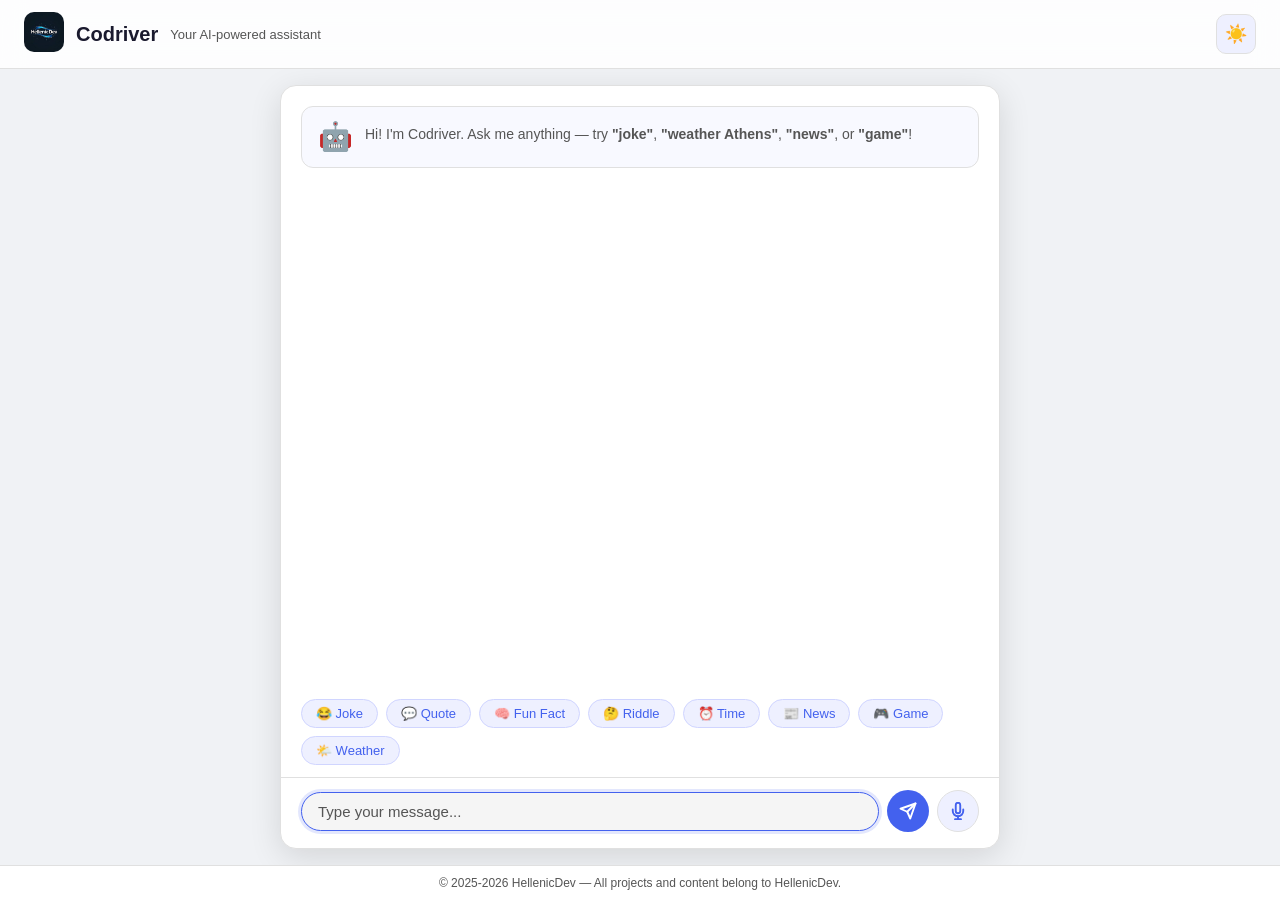
<file: codriver/frontend/index.html>
<!DOCTYPE html>
<html lang="en">
<head>
  <meta charset="UTF-8" />
  <meta name="viewport" content="width=device-width, initial-scale=1.0" />
  <meta name="description" content="An AI-powered assistant. It has games, jokes, riddles, and more."/>
  <meta name="keywords" content="HellenicDev, programming, HTML, CSS, JS, open-source, projects, web-developement, hellenic, dev, developer, AI, Artificial, Intelligence, assistant, Codriver"/>
  <meta name="author" content="HellenicDev"/>
  <meta name="theme-color" content="#19336e"/>
  <title>Codriver - Your AI-powered Assistant</title>
  <link rel="canonical" href="https://hellenicdev.eu/codriver/frontend/">
  <meta property="og:url" content="https://hellenicdev.eu/codriver/frontend/">
  <link rel="stylesheet" href="style.css">
  <script id="Cookiebot" src="https://consent.cookiebot.com/uc.js" data-cbid="06e4a97f-2c34-41ed-8ab6-d53b581ff080" type="text/javascript" async></script>
  <script src="https://hellenicdev.eu/js/consent-analytics.js" data-ga-id="G-9FWQFZME3Z" defer></script>
  <script>
    (function() {
      var prefs = { theme: "light" };
      try { prefs = JSON.parse(localStorage.getItem("preferences")) || prefs; } catch (e) {}
      document.documentElement.setAttribute("data-theme", prefs.theme);
    })();
  </script>
</head>
<body>

  <header class="app-header">
    <a href="/" class="logo-link" aria-label="Back to homepage">
      <picture>
        <source srcset="/logo-300.webp" type="image/webp">
        <img src="/logo-300.png" alt="HellenicDev Logo" class="site-logo" width="40" height="40">
      </picture>
    </a>
    <h1 class="app-title">Codriver</h1>
    <span class="app-subtitle">Your AI-powered assistant</span>
    <button class="theme-toggle" id="themeToggle" aria-label="Toggle theme">
      <span class="icon-light">☀️</span>
      <span class="icon-dark">🌙</span>
    </button>
  </header>

  <main class="chat-layout">
    <div class="mic-status" id="micStatus">Listening...</div>

    <div class="chat-container">
      <div class="message-area" id="messageArea">
        <div class="welcome-message">
          <div class="welcome-avatar">🤖</div>
          <p>Hi! I'm Codriver. Ask me anything — try <strong>"joke"</strong>, <strong>"weather Athens"</strong>, <strong>"news"</strong>, or <strong>"game"</strong>!</p>
        </div>
      </div>

      <div class="typing-indicator" id="typingIndicator">
        <span class="typing-dot"></span>
        <span class="typing-dot"></span>
        <span class="typing-dot"></span>
      </div>

      <div class="suggestions" id="suggestions">
        <button class="chip" data-command="joke">😂 Joke</button>
        <button class="chip" data-command="quote">💬 Quote</button>
        <button class="chip" data-command="fun fact">🧠 Fun Fact</button>
        <button class="chip" data-command="riddle">🤔 Riddle</button>
        <button class="chip" data-command="time">⏰ Time</button>
        <button class="chip" data-command="news">📰 News</button>
        <button class="chip" data-command="game">🎮 Game</button>
        <button class="chip" data-command="weather London">🌤️ Weather</button>
      </div>

      <div class="input-area">
        <input type="text" id="userInput" placeholder="Type your message..." autofocus />
        <button class="btn btn-primary" id="sendBtn" aria-label="Send message">
          <svg width="18" height="18" viewBox="0 0 24 24" fill="none" stroke="currentColor" stroke-width="2.5" stroke-linecap="round" stroke-linejoin="round"><line x1="22" y1="2" x2="11" y2="13"/><polygon points="22 2 15 22 11 13 2 9 22 2"/></svg>
        </button>
        <button class="btn btn-mic" id="micBtn" aria-label="Start voice input">
          <svg width="18" height="18" viewBox="0 0 24 24" fill="none" stroke="currentColor" stroke-width="2.5" stroke-linecap="round" stroke-linejoin="round"><path d="M12 1a3 3 0 0 0-3 3v8a3 3 0 0 0 6 0V4a3 3 0 0 0-3-3z"/><path d="M19 10v2a7 7 0 0 1-14 0v-2"/><line x1="12" y1="19" x2="12" y2="23"/><line x1="8" y1="23" x2="16" y2="23"/></svg>
        </button>
      </div>
    </div>
  </main>

  <footer class="app-footer">
    <p>&copy; 2025-2026 HellenicDev — All projects and content belong to HellenicDev.</p>
  </footer>

  <script src="script.js"></script>
</body>
</html>
</file>
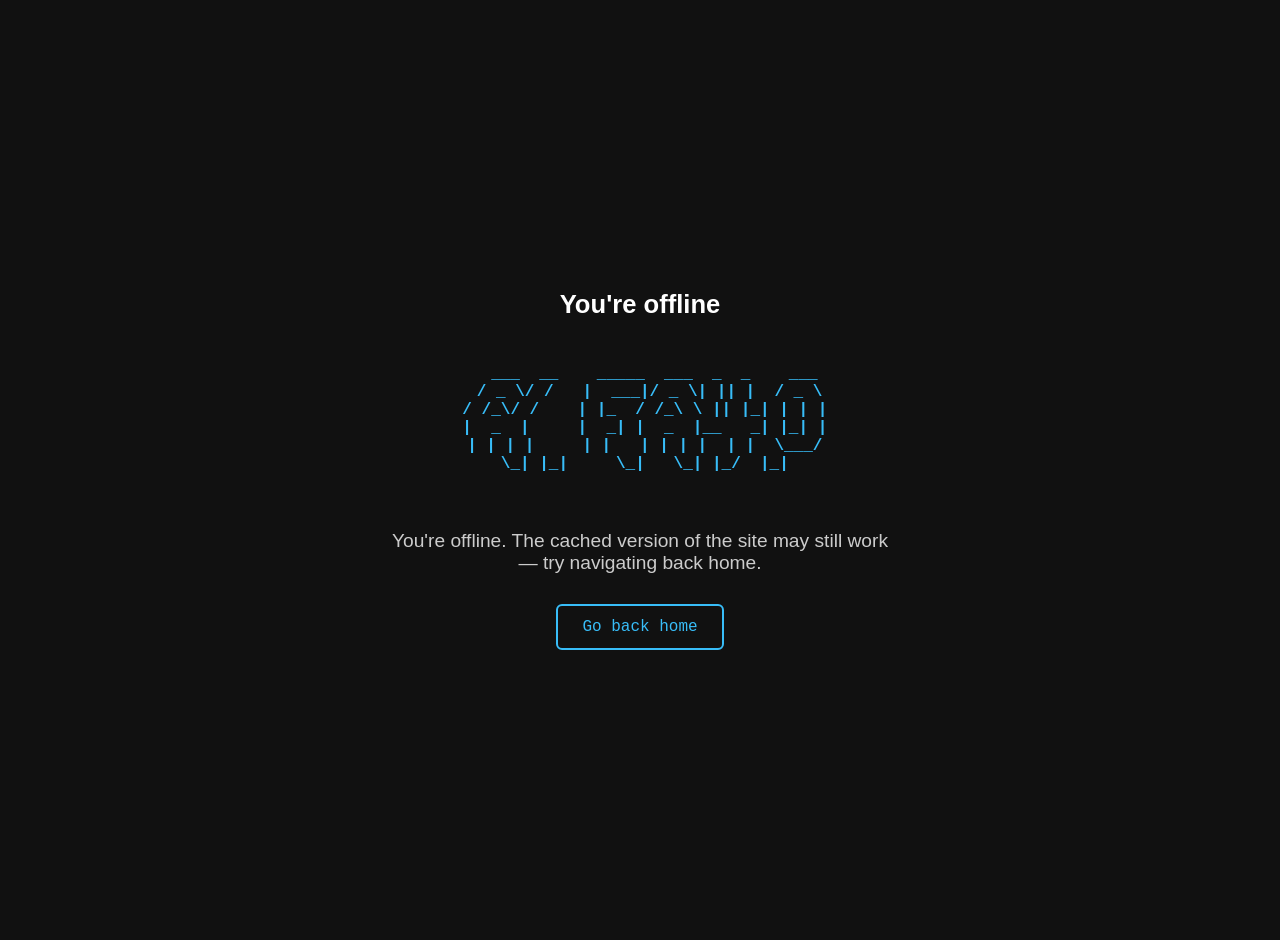
<file: offline.html>
<!DOCTYPE html>
<html lang="en">
<head>
  <meta charset="UTF-8">
  <meta name="viewport" content="width=device-width, initial-scale=1.0">
  <title>Offline | HellenicDev</title>
  <meta name="description" content="You are offline. Check your connection and try again.">
  <meta name="robots" content="noindex, follow">
  <meta property="og:title" content="Offline | HellenicDev">
  <meta property="og:description" content="You are offline. Check your connection and try again.">
  <meta property="og:url" content="https://hellenicdev.eu/offline.html">
  <meta property="og:type" content="website">
  <link rel="canonical" href="https://hellenicdev.eu/offline.html">
  <script src="https://hellenicdev.eu/js/consent-analytics.js" data-ga-id="G-9FWQFZME3Z" defer></script>
  <style>
    body{font-family:Arial,sans-serif;background:#111;color:#fff;display:flex;flex-direction:column;justify-content:center;align-items:center;height:100vh;margin:0;text-align:center;padding:20px;animation:fadeIn 1s ease-out}
    main{display:flex;flex-direction:column;align-items:center;max-width:40rem}
    h1{font-size:1.6rem;font-weight:700;margin:0 0 12px}
    pre{font-family:monospace;font-size:1rem;color:#38bdf8;margin-bottom:20px}
    p{font-size:1.2rem;margin-bottom:30px;max-width:500px;color:#ccc}
    .outline-button{display:inline-block;padding:12px 24px;font-family:monospace;font-size:16px;color:#38bdf8;border:2px solid #38bdf8;border-radius:6px;text-decoration:none;transition:all .3s ease}
    .outline-button:hover{background-color:#141625;color:#fff;transform:translateY(-2px)}
    :focus-visible{outline:3px solid #38bdf8;outline-offset:3px}
    @keyframes fadeIn{from{opacity:0;transform:translateY(20px)}to{opacity:1;transform:translateY(0)}}
  </style>
</head>
<body>
  <a href="https://hellenicdev.eu/?utm_source=offline" class="skip-link" style="position:absolute;top:-100%;left:50%;transform:translateX(-50%);background:#fff;color:#111;padding:8px 16px;border-radius:0 0 8px 8px;z-index:9999;text-decoration:none;font-weight:700">Skip to home</a>
  <main>
  <h1>You're offline</h1>
  <pre><strong>
   ___  __    _____  ___  _  _    ___
  / _ \/ /   |  ___|/ _ \| || |  / _ \
 / /_\/ /    | |_  / /_\ \ || |_| | | |
 |  _  |     |  _| |  _  |__   _| |_| |
 | | | |     | |   | | | |  | |  \___/
 \_| |_|     \_|   \_| |_/  |_|
  </strong></pre>
  <p>You're offline. The cached version of the site may still work — try navigating back home.</p>
  <a href="https://hellenicdev.eu/?utm_source=offline" class="outline-button">Go back home</a>
  </main>
</body>
</html>
</file>
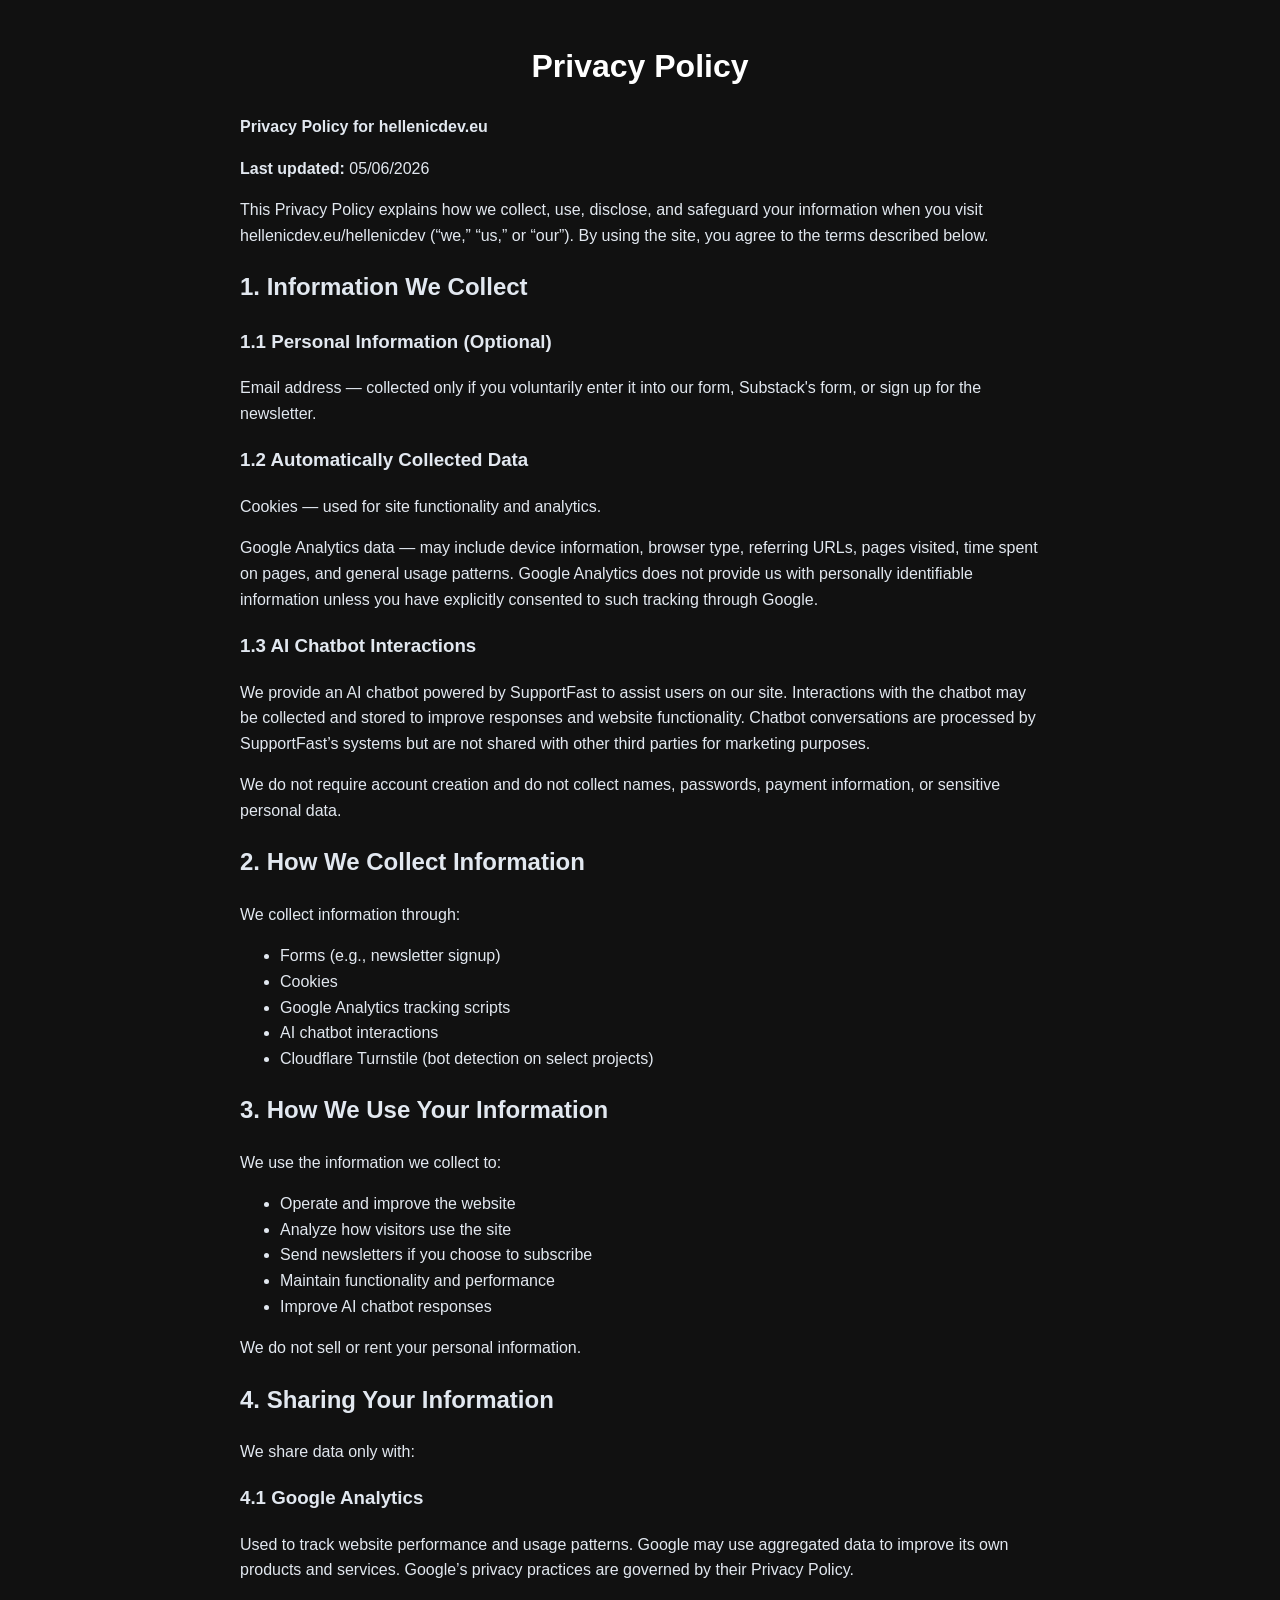
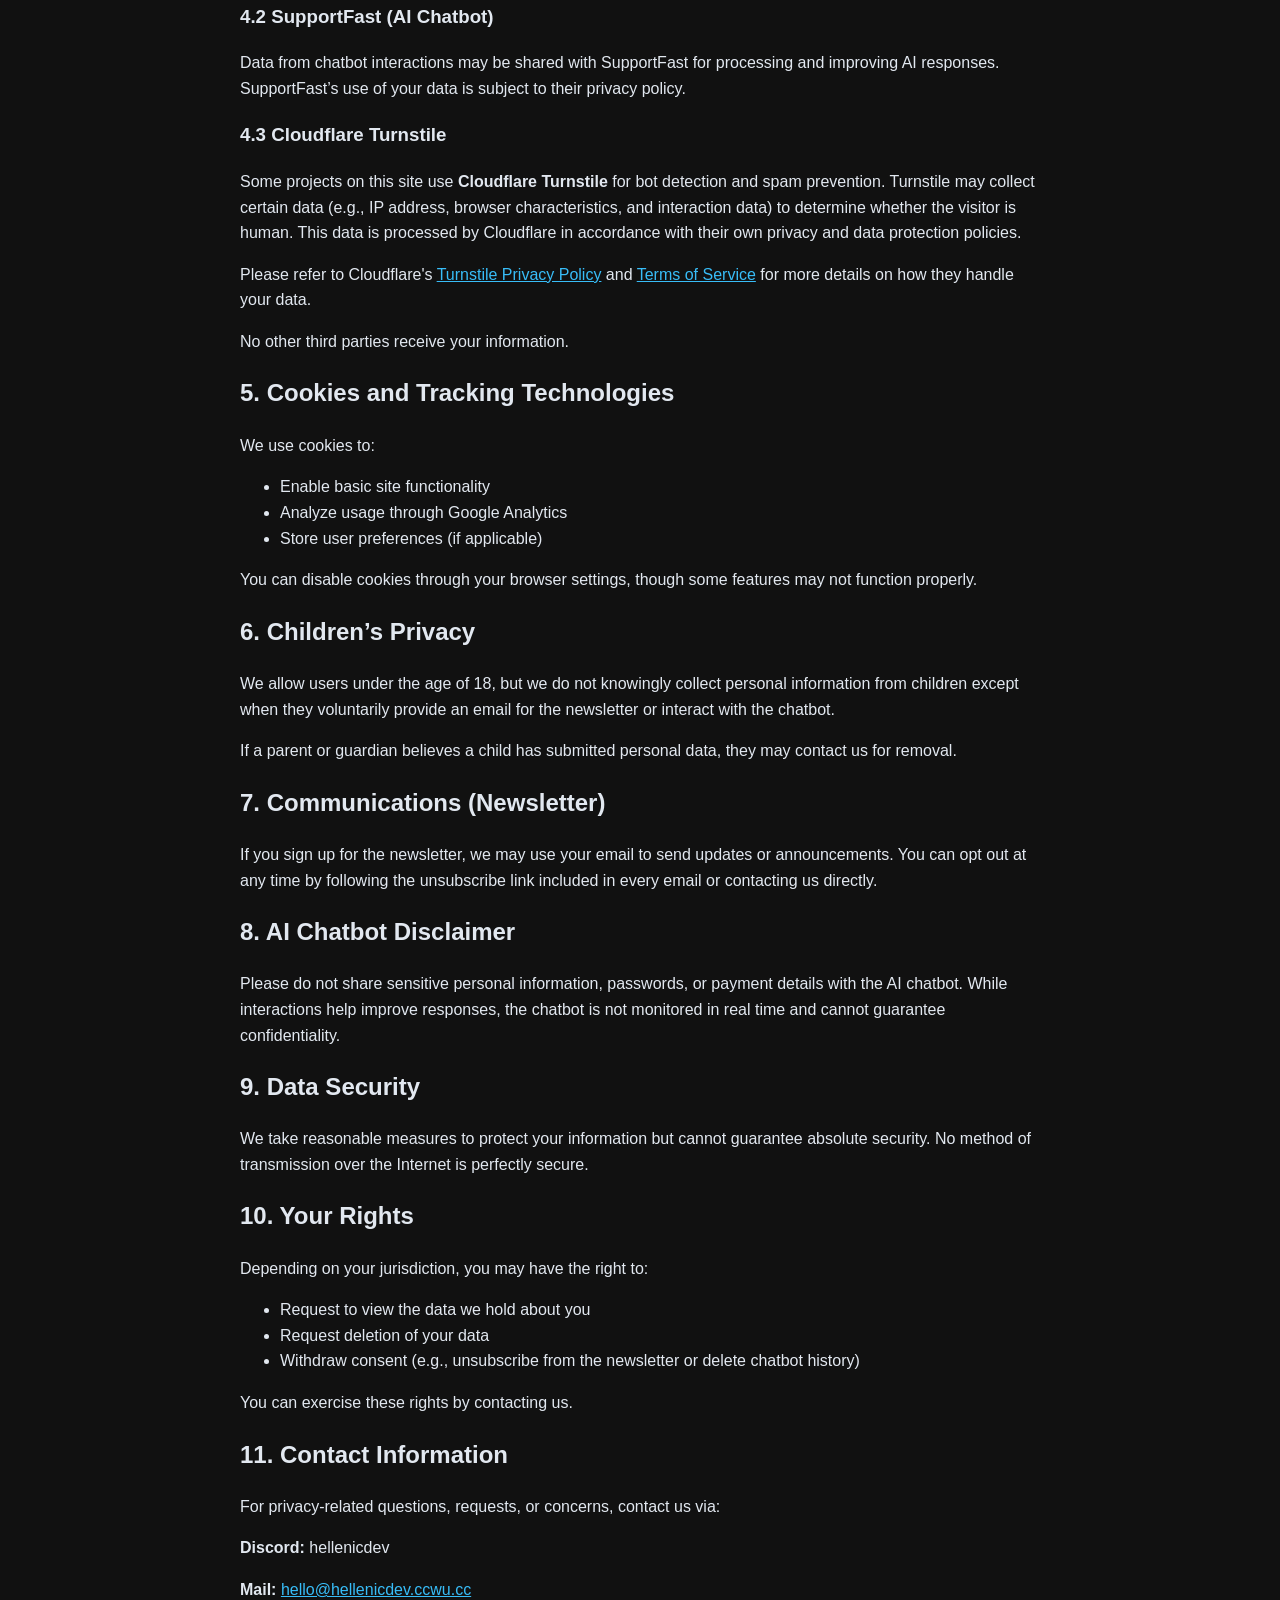
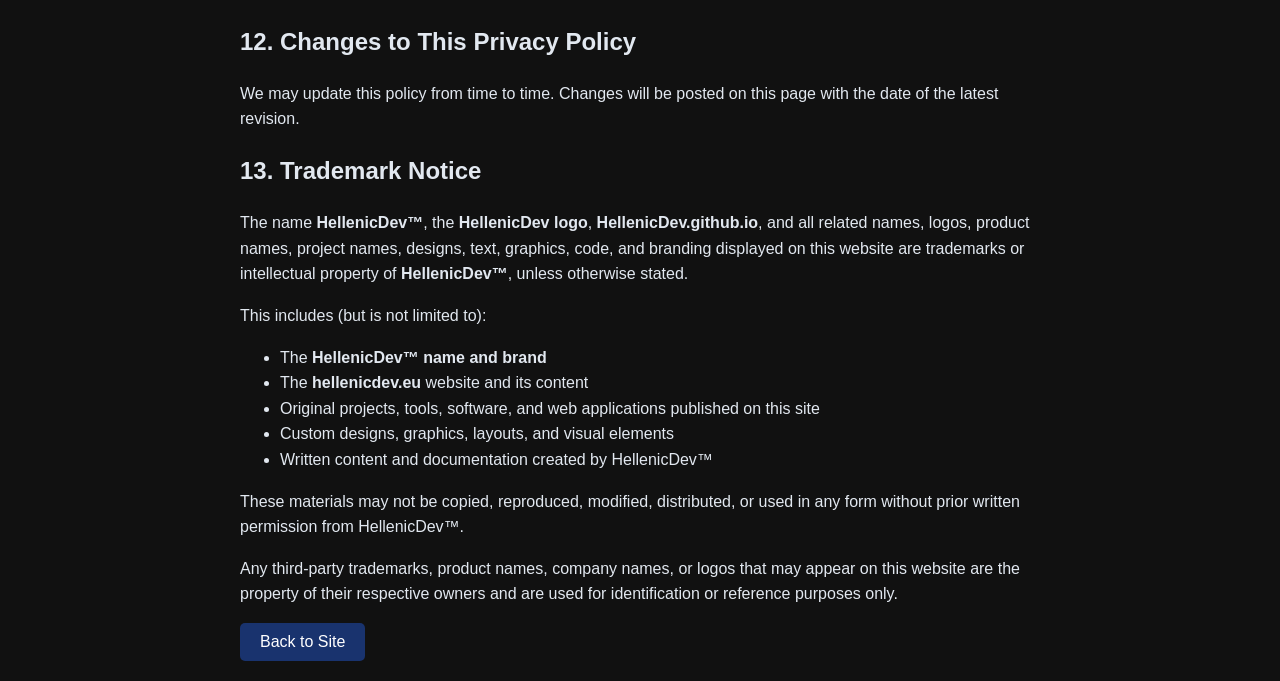
<file: privacy-policy.html>
<!DOCTYPE html>
<html lang="en">
<head>
    <meta charset="UTF-8">
    <meta name="viewport" content="width=device-width, initial-scale=1">
    <title>Privacy Policy | HellenicDev</title>
    <meta name="description" content="Privacy Policy for HellenicDev.github.io. Learn how we collect, use, and protect your information.">
    <meta name="robots" content="index, follow">
    <meta property="og:title" content="Privacy Policy | HellenicDev">
    <meta property="og:description" content="Privacy Policy for HellenicDev.github.io. Learn how we collect, use, and protect your information.">
    <meta property="og:url" content="https://hellenicdev.eu/privacy-policy.html">
    <meta property="og:type" content="website">
    <link rel="canonical" href="https://hellenicdev.eu/privacy-policy.html">
    <script id="Cookiebot" src="https://consent.cookiebot.com/uc.js" data-cbid="06e4a97f-2c34-41ed-8ab6-d53b581ff080" type="text/javascript" async></script>
    <script src="https://hellenicdev.eu/js/consent-analytics.js" data-ga-id="G-9FWQFZME3Z" defer></script>
    <style>
        body{max-width:800px;margin:auto;padding:20px;font-family:Arial,sans-serif;line-height:1.6;background:#111;color:#e2e8f0}h1{text-align:center;color:#fff}a{color:#38bdf8}button{padding:10px 20px;font-size:16px;cursor:pointer;background-color:#19336e;color:#fff;border:none;border-radius:5px}button:hover{background-color:#38bdf8}
    </style>
</head>
<body>
    <h1>Privacy Policy</h1>

    <p><strong>Privacy Policy for hellenicdev.eu</strong></p>

    <p><strong>Last updated:</strong> 05/06/2026</p>

    <p>
        This Privacy Policy explains how we collect, use, disclose, and safeguard your information when you visit
        hellenicdev.eu/hellenicdev (“we,” “us,” or “our”). By using the site, you agree to the terms described below.
    </p>

    <h2>1. Information We Collect</h2>

    <h3>1.1 Personal Information (Optional)</h3>
    <p>Email address — collected only if you voluntarily enter it into our form, Substack's form, or sign up for the newsletter.</p>

    <h3>1.2 Automatically Collected Data</h3>
    <p>Cookies — used for site functionality and analytics.</p>
    <p>
        Google Analytics data — may include device information, browser type, referring URLs, pages visited, time spent on
        pages, and general usage patterns. Google Analytics does not provide us with personally identifiable information
        unless you have explicitly consented to such tracking through Google.
    </p>

    <h3>1.3 AI Chatbot Interactions</h3>
    <p>
        We provide an AI chatbot powered by SupportFast to assist users on our site. Interactions with the chatbot may be
        collected and stored to improve responses and website functionality. Chatbot conversations are processed by
        SupportFast’s systems but are not shared with other third parties for marketing purposes.
    </p>

    <p>We do not require account creation and do not collect names, passwords, payment information, or sensitive personal data.</p>

    <h2>2. How We Collect Information</h2>
    <p>We collect information through:</p>
    <ul>
        <li>Forms (e.g., newsletter signup)</li>
        <li>Cookies</li>
        <li>Google Analytics tracking scripts</li>
        <li>AI chatbot interactions</li>
        <li>Cloudflare Turnstile (bot detection on select projects)</li>
    </ul>

    <h2>3. How We Use Your Information</h2>
    <p>We use the information we collect to:</p>
    <ul>
        <li>Operate and improve the website</li>
        <li>Analyze how visitors use the site</li>
        <li>Send newsletters if you choose to subscribe</li>
        <li>Maintain functionality and performance</li>
        <li>Improve AI chatbot responses</li>
    </ul>
    <p>We do not sell or rent your personal information.</p>

    <h2>4. Sharing Your Information</h2>
    <p>We share data only with:</p>

    <h3>4.1 Google Analytics</h3>
    <p>
        Used to track website performance and usage patterns. Google may use aggregated data to improve its own
        products and services. Google’s privacy practices are governed by their Privacy Policy.
    </p>

    <h3>4.2 SupportFast (AI Chatbot)</h3>
    <p>
        Data from chatbot interactions may be shared with SupportFast for processing and improving AI responses.
        SupportFast’s use of your data is subject to their privacy policy.
    </p>

    <h3>4.3 Cloudflare Turnstile</h3>
    <p>
        Some projects on this site use <strong>Cloudflare Turnstile</strong> for bot detection and spam prevention.
        Turnstile may collect certain data (e.g., IP address, browser characteristics, and interaction data) to determine
        whether the visitor is human. This data is processed by Cloudflare in accordance with their own privacy and
        data protection policies.
    </p>
    <p>
        Please refer to Cloudflare's
        <a href="https://www.cloudflare.com/en-gb/turnstile-privacy-policy/?utm_source=hellenicdev.eu&utm_medium=referral&utm_campaign=website"
           target="_blank" rel="noopener noreferrer">Turnstile Privacy Policy</a>
        and
        <a href="https://www.cloudflare.com/en-gb/terms/?utm_source=hellenicdev.eu&utm_medium=referral&utm_campaign=website"
           target="_blank" rel="noopener noreferrer">Terms of Service</a>
        for more details on how they handle your data.
    </p>

    <p>No other third parties receive your information.</p>

    <h2>5. Cookies and Tracking Technologies</h2>
    <p>We use cookies to:</p>
    <ul>
        <li>Enable basic site functionality</li>
        <li>Analyze usage through Google Analytics</li>
        <li>Store user preferences (if applicable)</li>
    </ul>
    <p>You can disable cookies through your browser settings, though some features may not function properly.</p>

    <h2>6. Children’s Privacy</h2>
    <p>
        We allow users under the age of 18, but we do not knowingly collect personal information from children except when
        they voluntarily provide an email for the newsletter or interact with the chatbot.
    </p>
    <p>
        If a parent or guardian believes a child has submitted personal data, they may contact us for removal.
    </p>

    <h2>7. Communications (Newsletter)</h2>
    <p>
        If you sign up for the newsletter, we may use your email to send updates or announcements. You can opt out at any
        time by following the unsubscribe link included in every email or contacting us directly.
    </p>

    <h2>8. AI Chatbot Disclaimer</h2>
    <p>
        Please do not share sensitive personal information, passwords, or payment details with the AI chatbot. While
        interactions help improve responses, the chatbot is not monitored in real time and cannot guarantee confidentiality.
    </p>

    <h2>9. Data Security</h2>
    <p>
        We take reasonable measures to protect your information but cannot guarantee absolute security.
        No method of transmission over the Internet is perfectly secure.
    </p>

    <h2>10. Your Rights</h2>
    <p>Depending on your jurisdiction, you may have the right to:</p>
    <ul>
        <li>Request to view the data we hold about you</li>
        <li>Request deletion of your data</li>
        <li>Withdraw consent (e.g., unsubscribe from the newsletter or delete chatbot history)</li>
    </ul>
    <p>You can exercise these rights by contacting us.</p>

    <h2>11. Contact Information</h2>
    <p>For privacy-related questions, requests, or concerns, contact us via:</p>
	<!--<p><strong>Discord:</strong> <a href="https://discord.com/users/USER_ID" class="link">hellenicdev</a></p>-->
    <p><strong>Discord:</strong> hellenicdev</p>
	<p><strong>Mail:</strong> <a href="mailto:hello@hellenicdev.ccwu.cc" class="link">hello@hellenicdev.ccwu.cc</a></p>

    <h2>12. Changes to This Privacy Policy</h2>
    <p>
        We may update this policy from time to time. Changes will be posted on this page with the date of the latest revision.
    </p>
	<h2>13. Trademark Notice </h2>
	<p> The name <strong>HellenicDev™</strong>, the <strong>HellenicDev logo</strong>, <strong>HellenicDev.github.io</strong>, and all related names, logos, product names, project names, designs, text, graphics, code, and branding displayed on this website are trademarks or intellectual property of <strong>HellenicDev™</strong>, unless otherwise stated.</p>
	<p>This includes (but is not limited to):</p>
	<ul>
	<li>The <strong>HellenicDev™ name and brand</strong></li>
	<li>The <strong>hellenicdev.eu</strong> website and its content</li>
	<li>Original projects, tools, software, and web applications published on this site</li>
	<li>Custom designs, graphics, layouts, and visual elements</li>
	<li>Written content and documentation created by HellenicDev™</li>
	</ul>
	<p> These materials may not be copied, reproduced, modified, distributed, or used in any form without prior written permission from HellenicDev™.</p>
	<p> Any third-party trademarks, product names, company names, or logos that may appear on this website are the property of their respective owners and are used for identification or reference purposes only.</p>
	<button onclick="window.location.href='https://hellenicdev.eu';">
    Back to Site
</button>
</body>
</html>
</file>
<file: codriver/frontend/style.css>
:root {
  --bg: #f0f2f5;
  --surface: #ffffff;
  --surface-hover: #f5f5f5;
  --text-primary: #1a1a2e;
  --text-secondary: #555;
  --accent: #4361ee;
  --accent-hover: #3a56d4;
  --accent-light: #eef0ff;
  --border: #e0e0e0;
  --shadow: 0 2px 12px rgba(0, 0, 0, 0.08);
  --shadow-lg: 0 8px 32px rgba(0, 0, 0, 0.12);
  --user-bg: #4361ee;
  --user-text: #ffffff;
  --assistant-bg: #ffffff;
  --assistant-text: #1a1a2e;
  --header-bg: rgba(255, 255, 255, 0.85);
  --footer-bg: #ffffff;
  --welcome-bg: #f8f9ff;
  --chip-bg: #eef0ff;
  --chip-border: #d0d5ff;
  --chip-hover: #4361ee;
  --chip-text: #4361ee;
  --chip-hover-text: #ffffff;
  --scrollbar-thumb: #c0c0c0;
  --scrollbar-track: transparent;
  --danger: #ef476f;
}

[data-theme="dark"] {
  --bg: #0f0f1a;
  --surface: #1a1a2e;
  --surface-hover: #222240;
  --text-primary: #e8e8f0;
  --text-secondary: #9999b0;
  --accent: #6c8cff;
  --accent-hover: #5270e0;
  --accent-light: #1e2040;
  --border: #2a2a45;
  --shadow: 0 2px 12px rgba(0, 0, 0, 0.3);
  --shadow-lg: 0 8px 32px rgba(0, 0, 0, 0.4);
  --user-bg: #4361ee;
  --user-text: #ffffff;
  --assistant-bg: #1e1e38;
  --assistant-text: #e0e0ec;
  --header-bg: rgba(15, 15, 26, 0.9);
  --footer-bg: #0f0f1a;
  --welcome-bg: #1a1a2e;
  --chip-bg: #1e2040;
  --chip-border: #3a3a60;
  --chip-hover: #4361ee;
  --chip-text: #8c9cff;
  --chip-hover-text: #ffffff;
  --scrollbar-thumb: #3a3a5c;
  --scrollbar-track: transparent;
}

* {
  margin: 0;
  padding: 0;
  box-sizing: border-box;
}

html, body {
  height: 100%;
}

body {
  font-family: -apple-system, BlinkMacSystemFont, 'Segoe UI', Roboto, 'Helvetica Neue', Arial, sans-serif;
  background: var(--bg);
  color: var(--text-primary);
  display: flex;
  flex-direction: column;
  transition: background 0.3s ease, color 0.3s ease;
}

/* Header */
.app-header {
  display: flex;
  align-items: center;
  gap: 12px;
  padding: 12px 24px;
  background: var(--header-bg);
  backdrop-filter: blur(12px);
  -webkit-backdrop-filter: blur(12px);
  border-bottom: 1px solid var(--border);
  position: sticky;
  top: 0;
  z-index: 100;
  transition: background 0.3s ease, border-color 0.3s ease;
}

.logo-link {
  display: flex;
  align-items: center;
  text-decoration: none;
  flex-shrink: 0;
}

.site-logo {
  width: 40px;
  height: 40px;
  border-radius: 10px;
  object-fit: cover;
}

.app-title {
  font-size: 20px;
  font-weight: 700;
  color: var(--text-primary);
  transition: color 0.3s ease;
}

.app-subtitle {
  font-size: 13px;
  color: var(--text-secondary);
  flex: 1;
  transition: color 0.3s ease;
}

.theme-toggle {
  background: var(--accent-light);
  border: 1px solid var(--border);
  border-radius: 10px;
  width: 40px;
  height: 40px;
  display: flex;
  align-items: center;
  justify-content: center;
  cursor: pointer;
  font-size: 18px;
  transition: background 0.3s ease, border-color 0.3s ease, transform 0.2s ease;
  flex-shrink: 0;
}

.theme-toggle:hover {
  transform: scale(1.08);
}

.theme-toggle .icon-dark { display: none; }
[data-theme="dark"] .theme-toggle .icon-light { display: none; }
[data-theme="dark"] .theme-toggle .icon-dark { display: inline; }

/* Main Layout */
.chat-layout {
  flex: 1;
  display: flex;
  flex-direction: column;
  align-items: center;
  padding: 16px;
  position: relative;
  overflow: hidden;
}

/* Mic Status */
.mic-status {
  font-size: 13px;
  font-weight: 600;
  color: var(--danger);
  margin-bottom: 8px;
  display: none;
  animation: pulse 1s ease-in-out infinite;
}

@keyframes pulse {
  0%, 100% { opacity: 1; }
  50% { opacity: 0.5; }
}

/* Chat Container */
.chat-container {
  width: 100%;
  max-width: 720px;
  flex: 1;
  display: flex;
  flex-direction: column;
  background: var(--surface);
  border-radius: 16px;
  box-shadow: var(--shadow-lg);
  border: 1px solid var(--border);
  overflow: hidden;
  transition: background 0.3s ease, box-shadow 0.3s ease, border-color 0.3s ease;
}

/* Message Area */
.message-area {
  flex: 1;
  overflow-y: auto;
  padding: 20px;
  scroll-behavior: smooth;
}

.message-area::-webkit-scrollbar {
  width: 6px;
}

.message-area::-webkit-scrollbar-track {
  background: var(--scrollbar-track);
}

.message-area::-webkit-scrollbar-thumb {
  background: var(--scrollbar-thumb);
  border-radius: 3px;
}

/* Welcome Message */
.welcome-message {
  display: flex;
  align-items: flex-start;
  gap: 12px;
  background: var(--welcome-bg);
  border-radius: 12px;
  padding: 16px;
  margin-bottom: 12px;
  border: 1px solid var(--border);
  transition: background 0.3s ease, border-color 0.3s ease;
}

.welcome-avatar {
  font-size: 28px;
  flex-shrink: 0;
  line-height: 1;
}

.welcome-message p {
  font-size: 14px;
  line-height: 1.6;
  color: var(--text-secondary);
  transition: color 0.3s ease;
}

/* Messages */
.message {
  display: flex;
  gap: 10px;
  margin-bottom: 16px;
  animation: messageIn 0.3s ease-out;
}

@keyframes messageIn {
  from { opacity: 0; transform: translateY(12px); }
  to { opacity: 1; transform: translateY(0); }
}

.message-avatar {
  width: 34px;
  height: 34px;
  border-radius: 50%;
  display: flex;
  align-items: center;
  justify-content: center;
  font-size: 16px;
  flex-shrink: 0;
  margin-top: 4px;
}

.message-avatar.user {
  background: var(--user-bg);
  order: 1;
}

.message-avatar.assistant {
  background: var(--accent-light);
  border: 1px solid var(--border);
}

.message-content {
  max-width: 80%;
  display: flex;
  flex-direction: column;
}

.message.user .message-content {
  align-items: flex-end;
}

.message-bubble {
  padding: 10px 16px;
  border-radius: 18px;
  font-size: 15px;
  line-height: 1.5;
  word-wrap: break-word;
  white-space: pre-wrap;
}

.message.user {
  flex-direction: row-reverse;
}

.message.user .message-bubble {
  background: var(--user-bg);
  color: var(--user-text);
  border-bottom-right-radius: 4px;
}

.message.assistant .message-bubble {
  background: var(--assistant-bg);
  color: var(--assistant-text);
  border: 1px solid var(--border);
  border-bottom-left-radius: 4px;
}

.message-actions {
  display: flex;
  gap: 6px;
  margin-top: 4px;
  padding: 0 4px;
}

.message-actions button {
  background: none;
  border: none;
  cursor: pointer;
  font-size: 13px;
  padding: 2px 6px;
  border-radius: 6px;
  color: var(--text-secondary);
  transition: background 0.2s, color 0.2s;
}

.message-actions button:hover {
  background: var(--accent-light);
  color: var(--accent);
}

/* Message content formatting */
.message-bubble b, .message-bubble strong { font-weight: 700; }
.message-bubble i, .message-bubble em { font-style: italic; }
.message-bubble u { text-decoration: underline; }
.message-bubble a { color: var(--accent); text-decoration: underline; }
.message-bubble ul, .message-bubble ol { padding-left: 20px; margin: 6px 0; }
.message-bubble li { margin-bottom: 4px; }

/* Typing Indicator */
.typing-indicator {
  display: none;
  align-items: center;
  gap: 4px;
  padding: 12px 24px;
}

.typing-indicator.active {
  display: flex;
}

.typing-dot {
  width: 8px;
  height: 8px;
  border-radius: 50%;
  background: var(--accent);
  animation: typingBounce 1.4s ease-in-out infinite;
}

.typing-dot:nth-child(2) { animation-delay: 0.2s; }
.typing-dot:nth-child(3) { animation-delay: 0.4s; }

@keyframes typingBounce {
  0%, 60%, 100% { transform: translateY(0); opacity: 0.4; }
  30% { transform: translateY(-8px); opacity: 1; }
}

/* Suggestions */
.suggestions {
  display: flex;
  flex-wrap: wrap;
  gap: 8px;
  padding: 0 20px 12px;
}

.chip {
  display: inline-flex;
  align-items: center;
  gap: 4px;
  padding: 6px 14px;
  border-radius: 20px;
  border: 1px solid var(--chip-border);
  background: var(--chip-bg);
  color: var(--chip-text);
  font-size: 13px;
  font-weight: 500;
  cursor: pointer;
  transition: all 0.2s ease;
  white-space: nowrap;
}

.chip:hover {
  background: var(--chip-hover);
  border-color: var(--chip-hover);
  color: var(--chip-hover-text);
  transform: translateY(-1px);
  box-shadow: 0 2px 8px rgba(67, 97, 238, 0.2);
}

/* Input Area */
.input-area {
  display: flex;
  gap: 8px;
  align-items: center;
  padding: 12px 20px 16px;
  border-top: 1px solid var(--border);
  transition: border-color 0.3s ease;
}

.input-area input {
  flex: 1;
  padding: 10px 16px;
  border: 1px solid var(--border);
  border-radius: 24px;
  background: var(--surface-hover);
  color: var(--text-primary);
  font-size: 15px;
  outline: none;
  transition: border-color 0.2s ease, background 0.3s ease, color 0.3s ease;
}

.input-area input::placeholder {
  color: var(--text-secondary);
}

.input-area input:focus {
  border-color: var(--accent);
  box-shadow: 0 0 0 3px rgba(67, 97, 238, 0.15);
}

.btn {
  width: 42px;
  height: 42px;
  border: none;
  border-radius: 50%;
  display: flex;
  align-items: center;
  justify-content: center;
  cursor: pointer;
  font-size: 16px;
  transition: all 0.2s ease;
  flex-shrink: 0;
}

.btn-primary {
  background: var(--accent);
  color: white;
}

.btn-primary:hover {
  background: var(--accent-hover);
  transform: scale(1.05);
}

.btn-primary:active {
  transform: scale(0.95);
}

.btn-mic {
  background: var(--accent-light);
  color: var(--accent);
  border: 1px solid var(--border);
}

.btn-mic:hover {
  background: var(--accent);
  color: white;
  transform: scale(1.05);
}

.btn-mic:active {
  transform: scale(0.95);
}

/* Footer */
.app-footer {
  text-align: center;
  padding: 10px 16px;
  font-size: 12px;
  color: var(--text-secondary);
  background: var(--footer-bg);
  border-top: 1px solid var(--border);
  transition: background 0.3s ease, color 0.3s ease, border-color 0.3s ease;
}

/* Responsive */
@media (max-width: 600px) {
  .app-header {
    padding: 10px 16px;
    gap: 10px;
  }

  .app-title {
    font-size: 17px;
  }

  .app-subtitle {
    display: none;
  }

  .chat-layout {
    padding: 8px;
  }

  .chat-container {
    border-radius: 12px;
  }

  .message-area {
    padding: 12px;
  }

  .message-content {
    max-width: 90%;
  }

  .message-bubble {
    font-size: 14px;
    padding: 8px 14px;
  }

  .suggestions {
    padding: 0 12px 8px;
    gap: 6px;
  }

  .chip {
    font-size: 12px;
    padding: 5px 12px;
  }

  .input-area {
    padding: 8px 12px 12px;
  }

  .input-area input {
    font-size: 14px;
    padding: 8px 14px;
  }

  .welcome-message {
    padding: 12px;
  }

  .welcome-avatar {
    font-size: 22px;
  }
}
</file>
